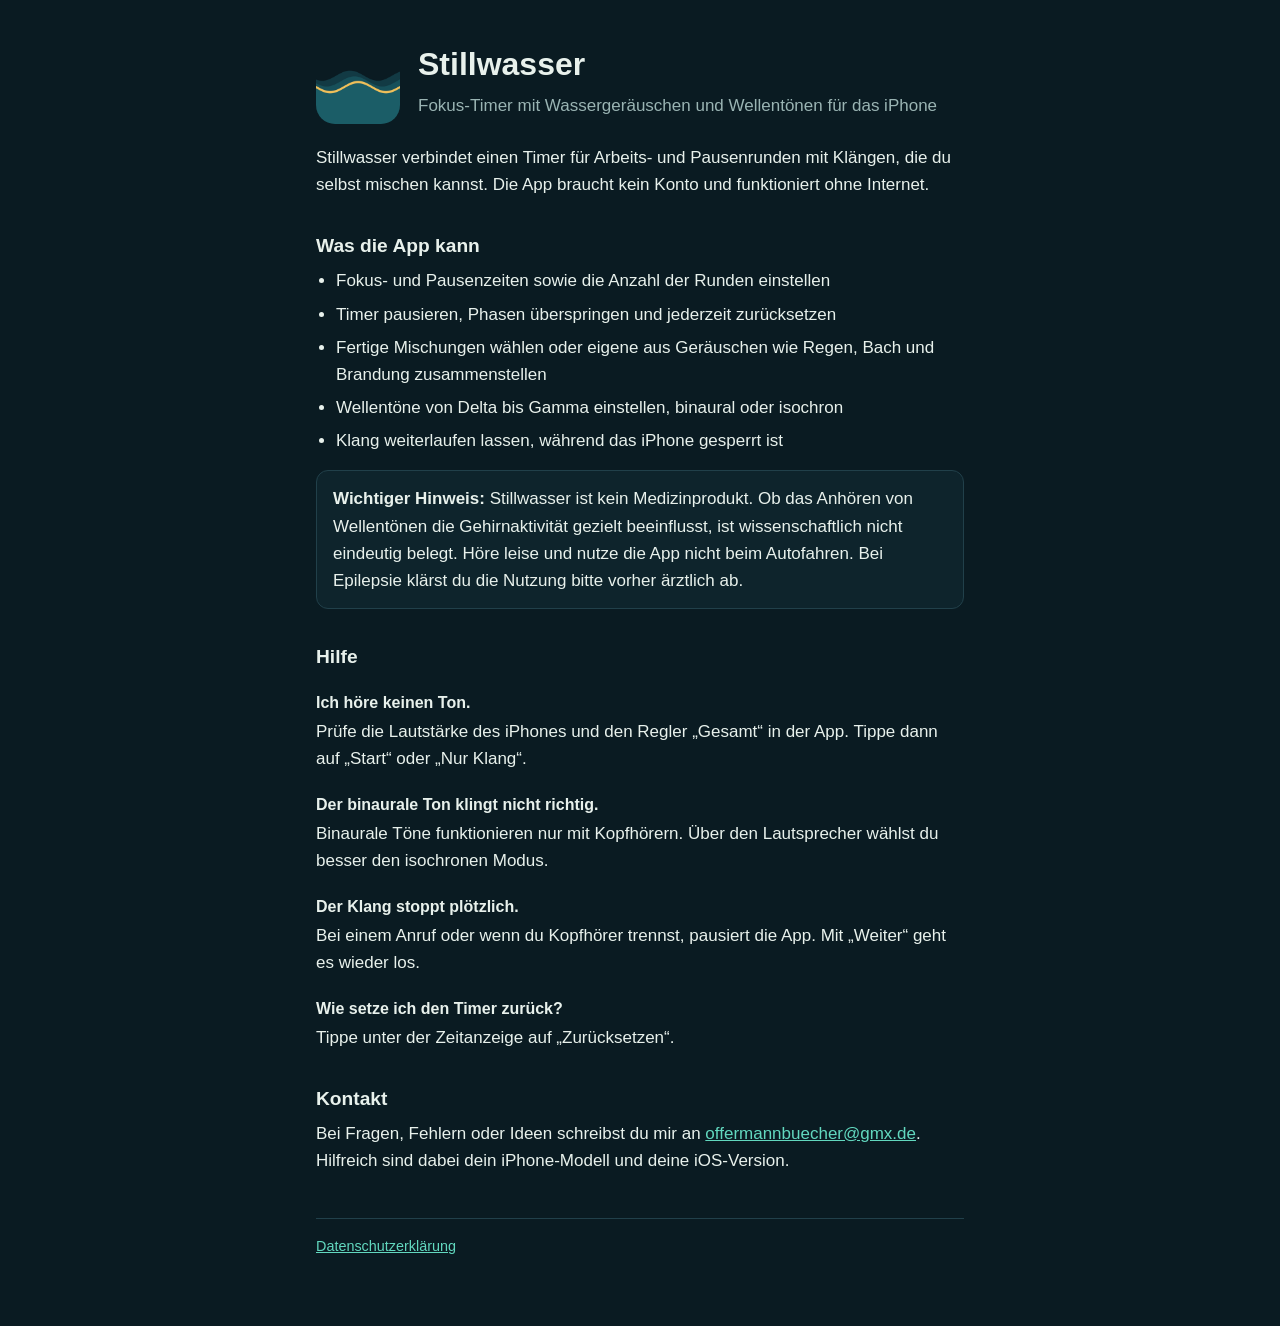
<file: index.html>
<!doctype html>
<html lang="de">
<head>
  <meta charset="utf-8">
  <meta name="viewport" content="width=device-width, initial-scale=1">
  <title>Stillwasser</title>
  <meta name="description" content="Stillwasser ist eine iPhone-App mit Fokus-Timer, Wassergeräuschen und Wellentönen. Hier gibt es Hilfe und Kontakt.">
  <link rel="icon" href="icon.png">
  <link rel="stylesheet" href="style.css">
</head>
<body>
  <main class="wrap">
    <div class="hero">
      <img src="icon.png" alt="App-Symbol von Stillwasser">
      <div>
        <h1>Stillwasser</h1>
        <p>Fokus-Timer mit Wassergeräuschen und Wellentönen für das iPhone</p>
      </div>
    </div>

    <p>Stillwasser verbindet einen Timer für Arbeits- und Pausenrunden mit Klängen, die du selbst mischen kannst. Die App braucht kein Konto und funktioniert ohne Internet.</p>

    <h2>Was die App kann</h2>
    <ul>
      <li>Fokus- und Pausenzeiten sowie die Anzahl der Runden einstellen</li>
      <li>Timer pausieren, Phasen überspringen und jederzeit zurücksetzen</li>
      <li>Fertige Mischungen wählen oder eigene aus Geräuschen wie Regen, Bach und Brandung zusammenstellen</li>
      <li>Wellentöne von Delta bis Gamma einstellen, binaural oder isochron</li>
      <li>Klang weiterlaufen lassen, während das iPhone gesperrt ist</li>
    </ul>

    <div class="note">
      <p><strong>Wichtiger Hinweis:</strong> Stillwasser ist kein Medizinprodukt. Ob das Anhören von Wellentönen die Gehirnaktivität gezielt beeinflusst, ist wissenschaftlich nicht eindeutig belegt. Höre leise und nutze die App nicht beim Autofahren. Bei Epilepsie klärst du die Nutzung bitte vorher ärztlich ab.</p>
    </div>

    <h2>Hilfe</h2>
    <h3>Ich höre keinen Ton.</h3>
    <p>Prüfe die Lautstärke des iPhones und den Regler „Gesamt“ in der App. Tippe dann auf „Start“ oder „Nur Klang“.</p>
    <h3>Der binaurale Ton klingt nicht richtig.</h3>
    <p>Binaurale Töne funktionieren nur mit Kopfhörern. Über den Lautsprecher wählst du besser den isochronen Modus.</p>
    <h3>Der Klang stoppt plötzlich.</h3>
    <p>Bei einem Anruf oder wenn du Kopfhörer trennst, pausiert die App. Mit „Weiter“ geht es wieder los.</p>
    <h3>Wie setze ich den Timer zurück?</h3>
    <p>Tippe unter der Zeitanzeige auf „Zurücksetzen“.</p>

    <h2>Kontakt</h2>
    <p>Bei Fragen, Fehlern oder Ideen schreibst du mir an <a href="mailto:offermannbuecher@gmx.de">offermannbuecher@gmx.de</a>. Hilfreich sind dabei dein iPhone-Modell und deine iOS-Version.</p>

    <footer>
      <p><a href="datenschutz.html">Datenschutzerklärung</a></p>
    </footer>
  </main>
</body>
</html>
</file>
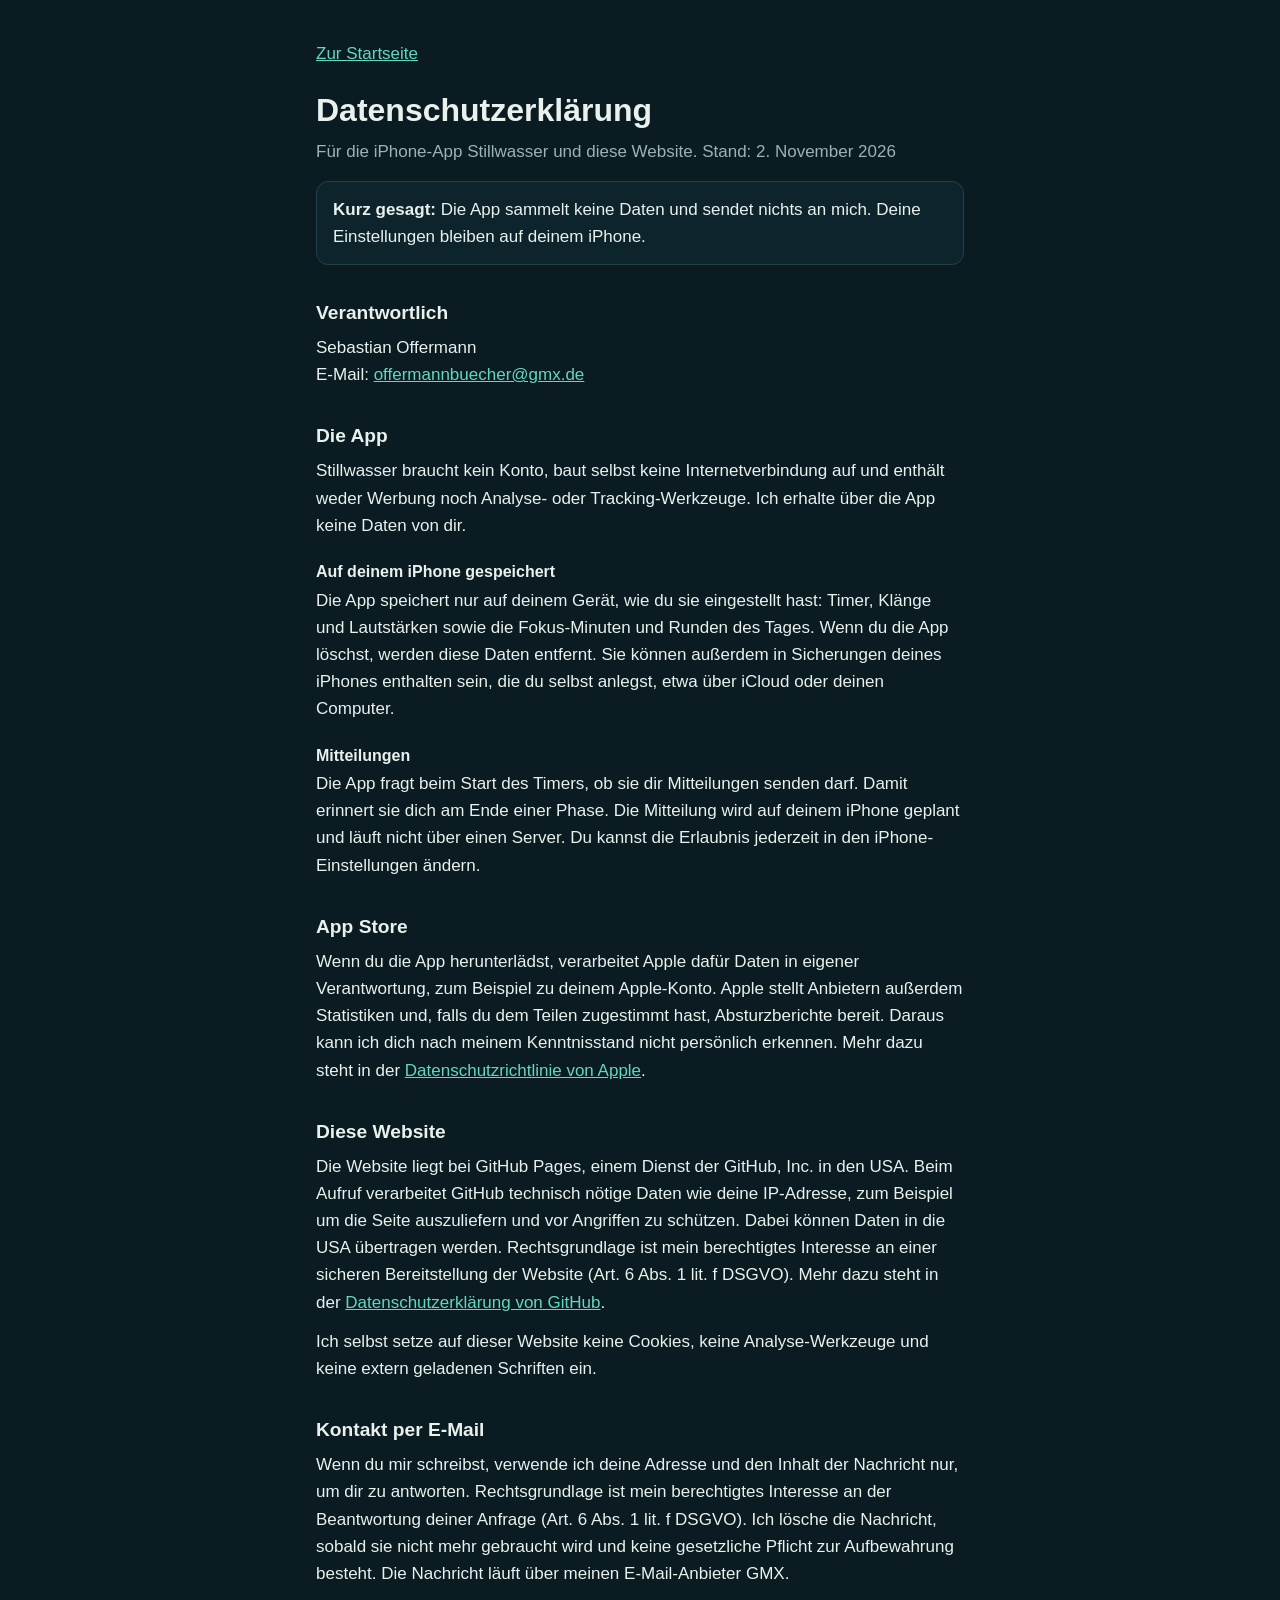
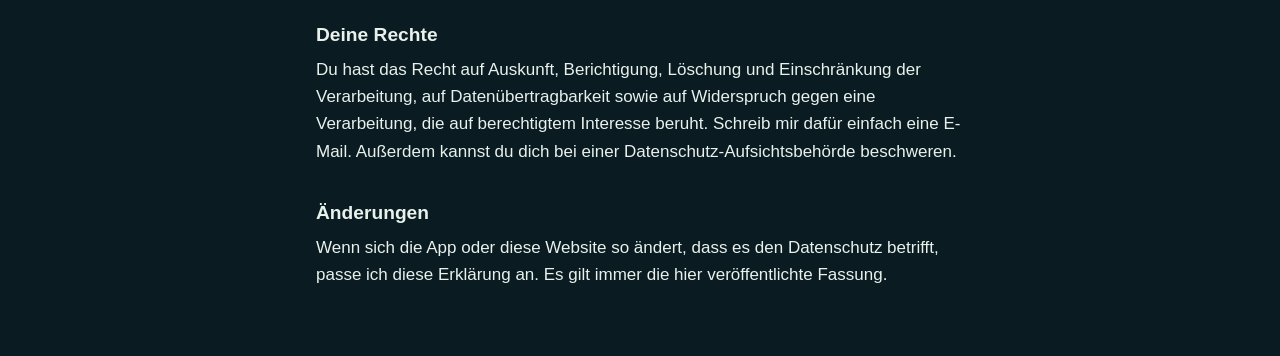
<file: datenschutz.html>
<!doctype html>
<html lang="de">
<head>
  <meta charset="utf-8">
  <meta name="viewport" content="width=device-width, initial-scale=1">
  <title>Datenschutz Stillwasser</title>
  <meta name="description" content="Datenschutzerklärung für die iPhone-App Stillwasser und diese Website.">
  <link rel="icon" href="icon.png">
  <link rel="stylesheet" href="style.css">
</head>
<body>
  <main class="wrap">
    <a class="back" href="index.html">Zur Startseite</a>
    <h1>Datenschutzerklärung</h1>
    <p class="muted">Für die iPhone-App Stillwasser und diese Website. Stand: 2. November 2026</p>

    <div class="note">
      <p><strong>Kurz gesagt:</strong> Die App sammelt keine Daten und sendet nichts an mich. Deine Einstellungen bleiben auf deinem iPhone.</p>
    </div>

    <h2>Verantwortlich</h2>
    <p>Sebastian Offermann<br>E-Mail: <a href="mailto:offermannbuecher@gmx.de">offermannbuecher@gmx.de</a></p>

    <h2>Die App</h2>
    <p>Stillwasser braucht kein Konto, baut selbst keine Internetverbindung auf und enthält weder Werbung noch Analyse- oder Tracking-Werkzeuge. Ich erhalte über die App keine Daten von dir.</p>
    <h3>Auf deinem iPhone gespeichert</h3>
    <p>Die App speichert nur auf deinem Gerät, wie du sie eingestellt hast: Timer, Klänge und Lautstärken sowie die Fokus-Minuten und Runden des Tages. Wenn du die App löschst, werden diese Daten entfernt. Sie können außerdem in Sicherungen deines iPhones enthalten sein, die du selbst anlegst, etwa über iCloud oder deinen Computer.</p>
    <h3>Mitteilungen</h3>
    <p>Die App fragt beim Start des Timers, ob sie dir Mitteilungen senden darf. Damit erinnert sie dich am Ende einer Phase. Die Mitteilung wird auf deinem iPhone geplant und läuft nicht über einen Server. Du kannst die Erlaubnis jederzeit in den iPhone-Einstellungen ändern.</p>

    <h2>App Store</h2>
    <p>Wenn du die App herunterlädst, verarbeitet Apple dafür Daten in eigener Verantwortung, zum Beispiel zu deinem Apple-Konto. Apple stellt Anbietern außerdem Statistiken und, falls du dem Teilen zugestimmt hast, Absturzberichte bereit. Daraus kann ich dich nach meinem Kenntnisstand nicht persönlich erkennen. Mehr dazu steht in der <a href="https://www.apple.com/de/legal/privacy/">Datenschutzrichtlinie von Apple</a>.</p>

    <h2>Diese Website</h2>
    <p>Die Website liegt bei GitHub Pages, einem Dienst der GitHub, Inc. in den USA. Beim Aufruf verarbeitet GitHub technisch nötige Daten wie deine IP-Adresse, zum Beispiel um die Seite auszuliefern und vor Angriffen zu schützen. Dabei können Daten in die USA übertragen werden. Rechtsgrundlage ist mein berechtigtes Interesse an einer sicheren Bereitstellung der Website (Art. 6 Abs. 1 lit. f DSGVO). Mehr dazu steht in der <a href="https://docs.github.com/de/site-policy/privacy-policies/github-general-privacy-statement">Datenschutzerklärung von GitHub</a>.</p>
    <p>Ich selbst setze auf dieser Website keine Cookies, keine Analyse-Werkzeuge und keine extern geladenen Schriften ein.</p>

    <h2>Kontakt per E-Mail</h2>
    <p>Wenn du mir schreibst, verwende ich deine Adresse und den Inhalt der Nachricht nur, um dir zu antworten. Rechtsgrundlage ist mein berechtigtes Interesse an der Beantwortung deiner Anfrage (Art. 6 Abs. 1 lit. f DSGVO). Ich lösche die Nachricht, sobald sie nicht mehr gebraucht wird und keine gesetzliche Pflicht zur Aufbewahrung besteht. Die Nachricht läuft über meinen E-Mail-Anbieter GMX.</p>

    <h2>Deine Rechte</h2>
    <p>Du hast das Recht auf Auskunft, Berichtigung, Löschung und Einschränkung der Verarbeitung, auf Datenübertragbarkeit sowie auf Widerspruch gegen eine Verarbeitung, die auf berechtigtem Interesse beruht. Schreib mir dafür einfach eine E-Mail. Außerdem kannst du dich bei einer Datenschutz-Aufsichtsbehörde beschweren.</p>

    <h2>Änderungen</h2>
    <p>Wenn sich die App oder diese Website so ändert, dass es den Datenschutz betrifft, passe ich diese Erklärung an. Es gilt immer die hier veröffentlichte Fassung.</p>
  </main>
</body>
</html>
</file>
<file: style.css>
:root {
  --ground: #0a1b22;
  --panel: #0e242c;
  --line: #21404a;
  --foam: #e8f1ec;
  --muted: #9ab4b3;
  --accent: #62d8bf;
}
* { box-sizing: border-box; }
html { -webkit-text-size-adjust: 100%; }
body {
  margin: 0;
  background: var(--ground);
  color: var(--foam);
  font: 17px/1.6 -apple-system, BlinkMacSystemFont, "Segoe UI", Roboto, Helvetica, Arial, sans-serif;
}
.wrap { max-width: 680px; margin: 0 auto; padding: 40px 16px 56px; }
a { color: var(--accent); overflow-wrap: anywhere; }
a:focus-visible { outline: 2px solid var(--accent); outline-offset: 2px; }
h1 { font-size: 2rem; line-height: 1.2; margin: 0 0 8px; }
h2 { font-size: 1.2rem; line-height: 1.3; margin: 36px 0 8px; }
h3 { font-size: 1rem; margin: 20px 0 2px; }
p, ul { margin: 0 0 12px; }
ul { padding-left: 20px; }
li { margin-bottom: 6px; }
.hero { display: flex; align-items: center; gap: 18px; margin-bottom: 20px; }
.hero img { width: 84px; height: 84px; border-radius: 19px; flex: none; }
.hero p { margin: 0; color: var(--muted); }
.back { display: inline-block; margin-bottom: 24px; }
.note {
  background: var(--panel);
  border: 1px solid var(--line);
  border-radius: 12px;
  padding: 14px 16px;
  margin: 16px 0;
}
.note p:last-child { margin-bottom: 0; }
.muted { color: var(--muted); }
footer {
  margin-top: 44px;
  padding-top: 16px;
  border-top: 1px solid var(--line);
  color: var(--muted);
  font-size: 0.9rem;
}
</file>
